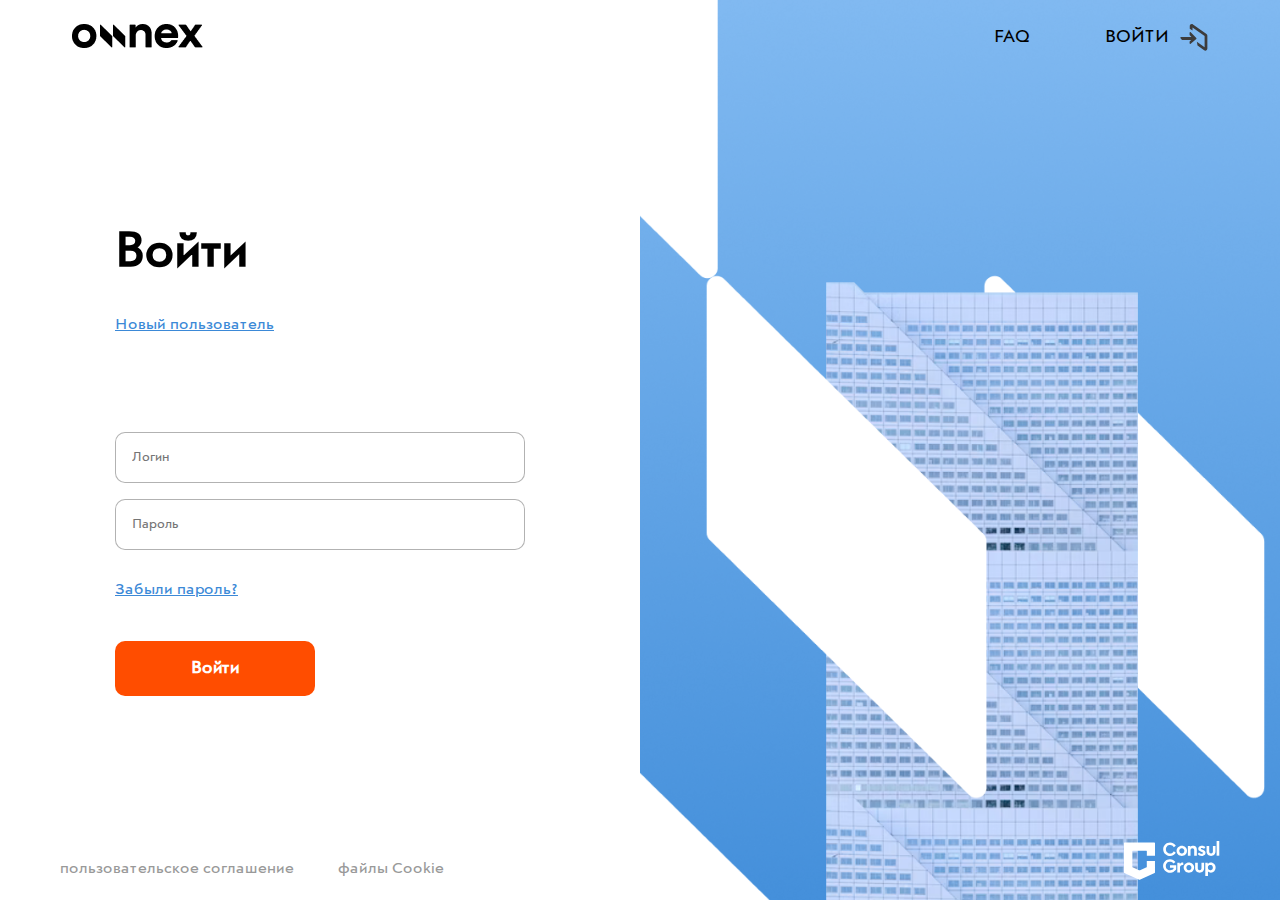
<file: auth.html>
<!doctype html>
<html lang="en">

<head>
    <meta charset="UTF-8">
    <meta name="viewport"
          content="width=device-width, user-scalable=no, initial-scale=1.0, maximum-scale=1.0, minimum-scale=1.0">
    <meta http-equiv="X-UA-Compatible" content="ie=edge">
    <link type="image/x-icon" href="static/favicon.ico" rel="shortcut icon">
    <link type="Image/x-icon" href="static/favicon.ico" rel="icon">
    <title>Войти | OWNEX</title>
    <link rel="stylesheet" href="style2.css">
</head>

<body>
<img class="blue_corner" src="static/blue_corner.svg">
<img src="static/blue_corner.svg" alt="" class="opposite_blue_corner blue_corner">
<header class="animated_block">
    <div class="container">
        <a href="index.html">
            <div class="logo">
                <img src="static/logo_left.png" alt=""><img src="static/logo_w.png" alt="" id="logo_w_left"><img
                    src="static/logo_w.png" alt="" id="logo_w_right"><img src="static/logo_right.png" alt="">
            </div>
        </a>
        <div class="links">
            <a href="support.html" id="faq_link">FAQ</a>
            <a href="auth.html" id="start_link">ВОЙТИ<img src="static/login.svg" alt=""></a>
        </div>
    </div>
</header>
<div class="left flex-container">
    <div class="form_container auth_form">
        <h1>Войти</h1>
        <a href="register.html" id="new_user">Новый пользователь</a>
        <form id="auth_form">
            <input type="text" placeholder="Логин">
            <input type="text" placeholder="Пароль">
            <a href="forgot_password.html" id="forgot_password">Забыли пароль?</a>
            <input type="button" value="Войти" class="form_button">
        </form>
    </div>
</div>
<div class="right img_container" id="auth_img"></div>
<footer>
    <div class="footer_links">
        <a href="#">пользовательское соглашение</a>
        <a href="#">файлы Cookie</a>
    </div>
    <a href="https://www.consul.group/#first">
    <img src="static/logo_bottom_white.svg" alt="" class="logo_white logo_right">
    </a>
</footer>
</body>

</html>
</file>
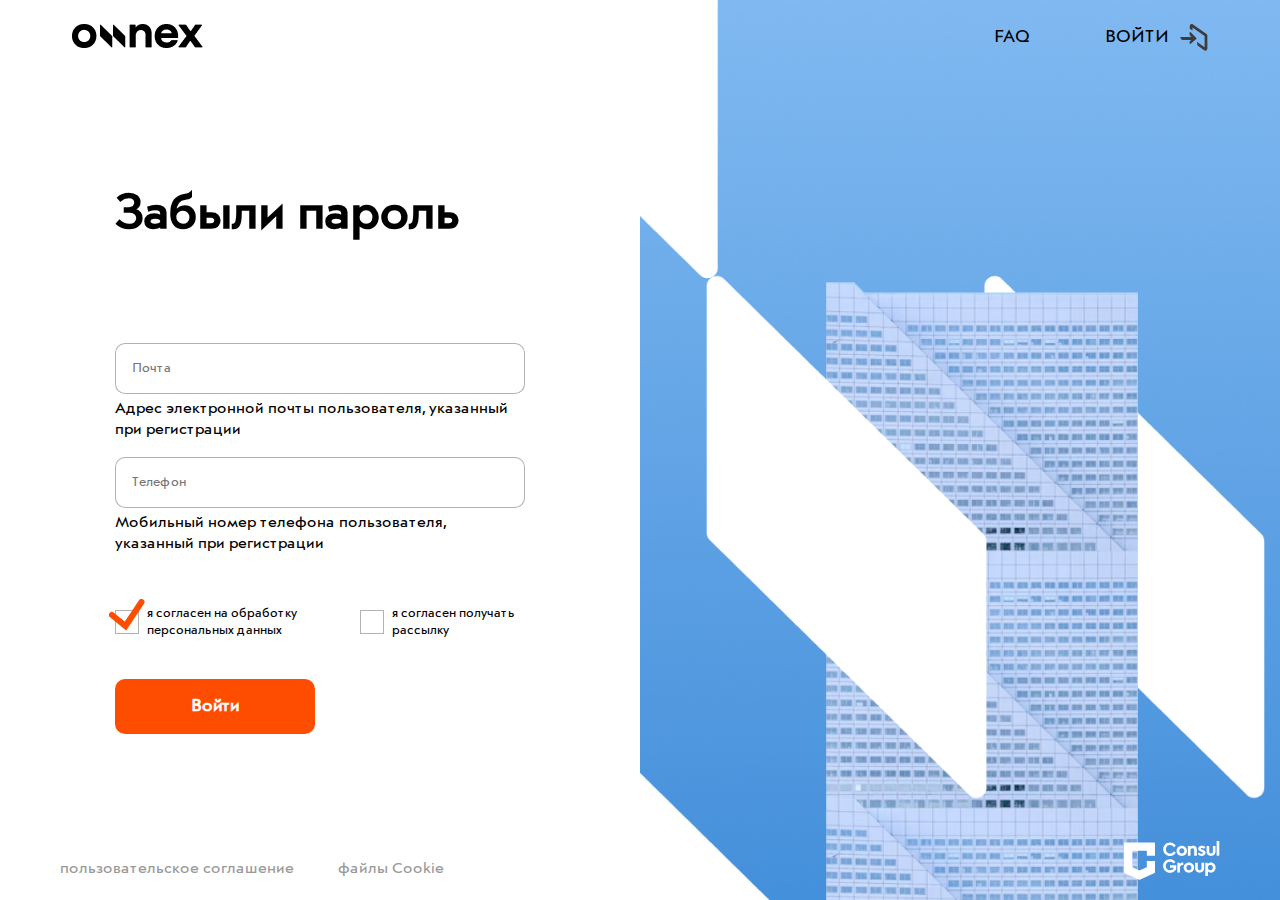
<file: forgot_password.html>
<!doctype html>
<html lang="en">

<head>
    <meta charset="UTF-8">
    <meta name="viewport"
          content="width=device-width, user-scalable=no, initial-scale=1.0, maximum-scale=1.0, minimum-scale=1.0">
    <meta http-equiv="X-UA-Compatible" content="ie=edge">
    <link type="image/x-icon" href="static/favicon.ico" rel="shortcut icon">
    <link type="Image/x-icon" href="static/favicon.ico" rel="icon">
    <title>Забыли пароль | OWNEX</title>
    <link rel="stylesheet" href="style2.css">
</head>

<body>
<img class="blue_corner" src="static/blue_corner.svg">
<img src="static/blue_corner.svg" alt="" class="opposite_blue_corner blue_corner">

<header class="animated_block">
    <div class="container">
        <a href="index.html">
            <div class="logo">
                <img src="static/logo_left.png" alt=""><img src="static/logo_w.png" alt="" id="logo_w_left"><img
                    src="static/logo_w.png" alt="" id="logo_w_right"><img src="static/logo_right.png" alt="">
            </div>
        </a>
        <div class="links">
            <a href="support.html" id="faq_link">FAQ</a>
            <a href="auth.html" id="start_link">ВОЙТИ<img src="static/login.svg" alt=""></a>
        </div>
    </div>
</header>
<div class="left flex-container">
    <div class="form_container auth_form">
        <h1>Забыли пароль</h1>
        <form id="auth_form">
            <input type="text" placeholder="Почта">
            <div style="margin-top: 5px;">Адрес электронной почты пользователя, указанный при регистрации</div>
            <input type="text" placeholder="Телефон">
            <div style="margin-top: 5px;">Мобильный номер телефона пользователя, указанный при регистрации</div>
            <div class="checkboxes">
                <div class="checkbox_container">
                    <input type="checkbox" id="persdata" class="checkbox" checked>
                    <label for="persdata">я согласен на обработку персональных данных</label>
                </div>
                <div class="checkbox_container">
                    <input type="checkbox" id="mailing_list" class="checkbox">
                    <label for="mailing_list">я согласен получать рассылку</label>
                </div>
            </div>
            <input type="button" value="Войти" class="form_button">
        </form>
    </div>
    <footer>
        <div class="footer_links">
            <a href="#">пользовательское соглашение</a>
            <a href="#">файлы Cookie</a>
        </div>
    </footer>
</div>
<div class="right img_container" id="auth_img"></div>
<a href="https://www.consul.group/#first">
<img src="static/logo_bottom_white.svg" alt="" class="logo_right logo_white">
</a>
</body>
</html>
</file>
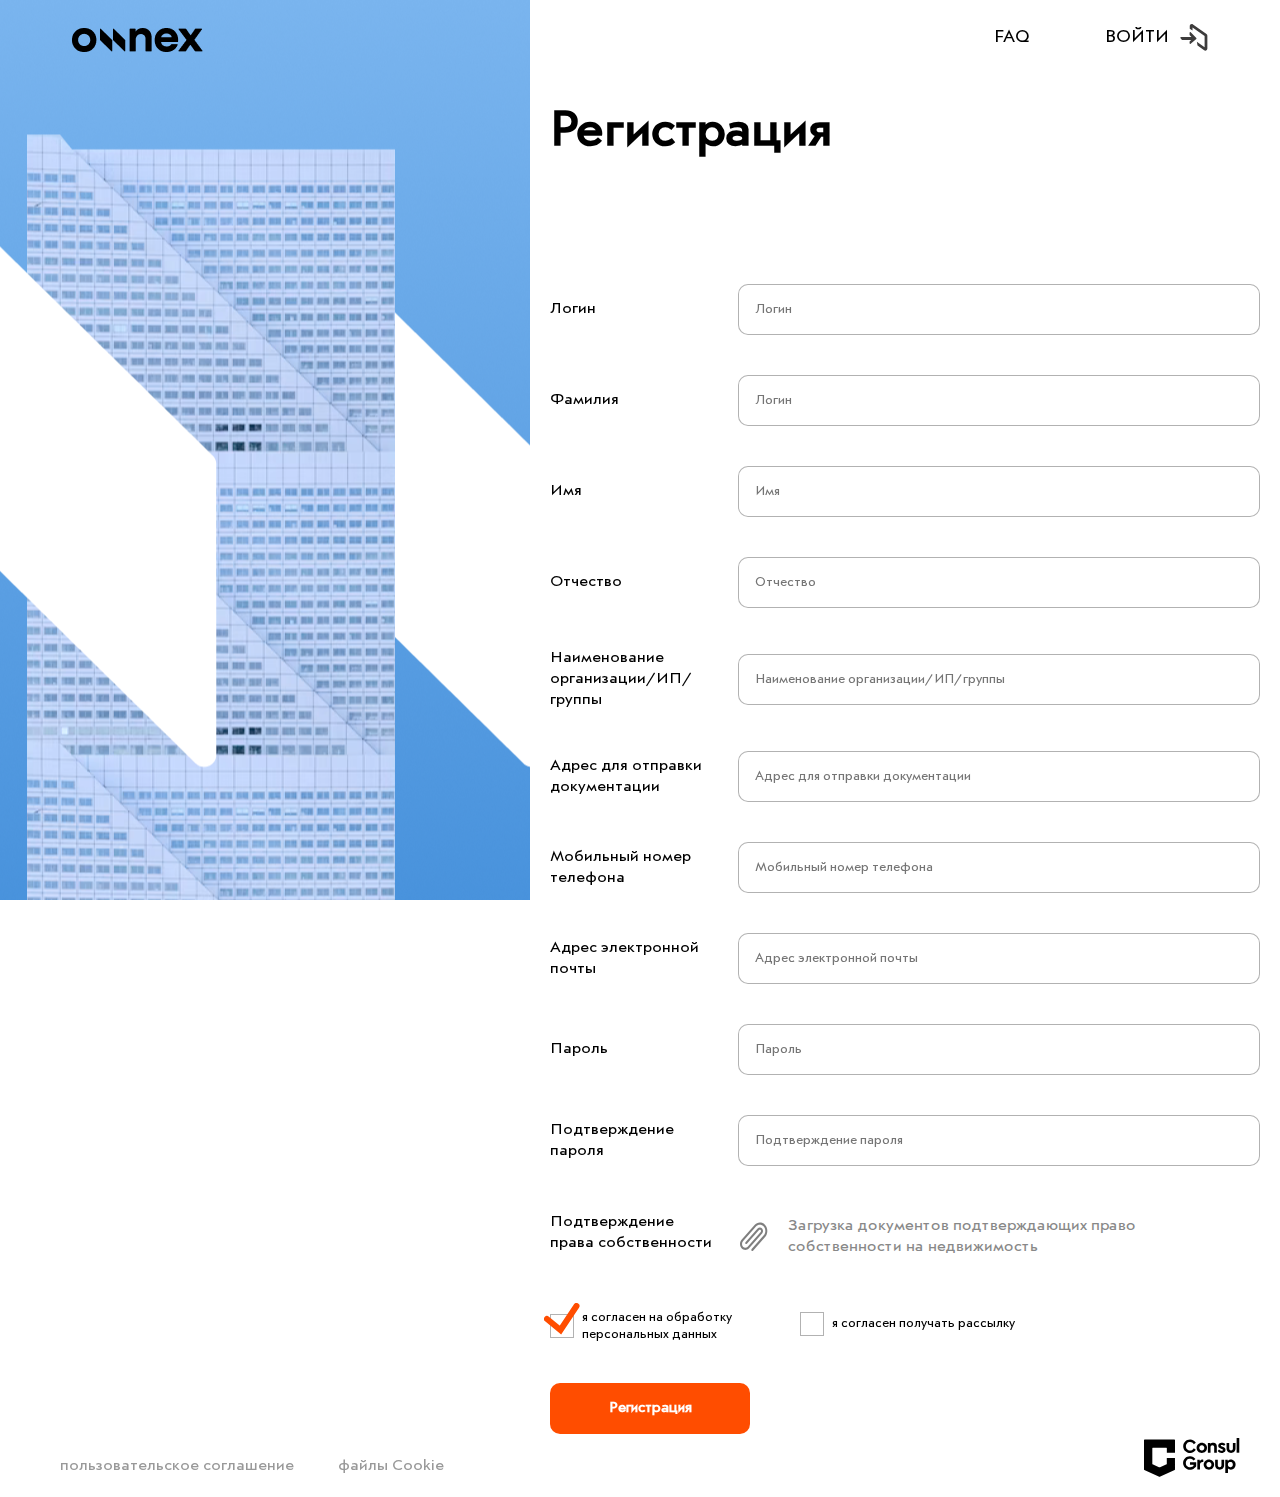
<file: register.html>
<!doctype html>
<html lang="en">

<head>
    <meta charset="UTF-8">
    <meta name="viewport"
          content="width=device-width, user-scalable=no, initial-scale=1.0, maximum-scale=1.0, minimum-scale=1.0">
    <meta http-equiv="X-UA-Compatible" content="ie=edge">
    <link type="image/x-icon" href="static/favicon.ico" rel="shortcut icon">
    <link type="Image/x-icon" href="static/favicon.ico" rel="icon">
    <title>Регистрация | OWNEX</title>
    <link rel="stylesheet" href="style2.css">
</head>

<body>
<img class="blue_corner" src="static/blue_corner.svg">
<header class="animated_block">
    <div class="container">
        <div class="logo">
            <img src="static/logo_left.png" alt=""><img src="static/logo_w.png" alt="" id="logo_w_left"><img
                src="static/logo_w.png" alt="" id="logo_w_right"><img src="static/logo_right.png" alt="">
        </div>
        <div class="links">
            <a href="support.html" id="faq_link">FAQ</a>
            <a href="auth.html" id="start_link">ВОЙТИ<img src="static/login.svg" alt=""></a>
        </div>
    </div>
</header>
<div class="left img_container" id="register_img">
</div>
<div class="right flex-container">
    <div class="form_container register_form">
        <h1>Регистрация</h1>
        <form>
            <div class="input_label">
                <div>Логин</div>
                <input type="text" placeholder="Логин">
            </div>
            <div class="input_label">
                <div>Фамилия</div>
                <input type="text" placeholder="Логин">
            </div>
            <div class="input_label">
                <div>Имя</div>
                <input type="text" placeholder="Имя">
            </div>
            <div class="input_label">
                <div>Отчество</div>
                <input type="text" placeholder="Отчество">
            </div>
            <div class="input_label">
                <div>Наименование организации/ИП/группы</div>
                <input type="text" placeholder="Наименование организации/ИП/группы">
            </div>
            <div class="input_label">
                <div>Адрес для отправки документации</div>
                <input type="text" placeholder="Адрес для отправки документации">
            </div>
            <div class="input_label">
                <div>Мобильный номер телефона</div>
                <input type="text" placeholder="Мобильный номер телефона">
            </div>
            <div class="input_label">
                <div>Адрес электронной почты</div>
                <input type="text" placeholder="Адрес электронной почты">
            </div>
            <div class="input_label">
                <div>Пароль</div>
                <input type="text" placeholder="Пароль">
            </div>
            <div class="input_label">
                <div>Подтверждение пароля</div>
                <input type="text" placeholder="Подтверждение пароля">
            </div>
            <div class="input_label">
                <div>Подтверждение права собственности</div>
                <div class="file_input">
                    <input type="file" placeholder="">
                    <div class="custom_file_input">
                        <img src="static/clip.svg" alt="">
                        <span>Загрузка документов подтверждающих право собственности на недвижимость</span>
                    </div>
                </div>
            </div>
            <div class="checkboxes">
                <div class="checkbox_container">
                    <input type="checkbox" id="persdata" class="checkbox" checked>
                    <label for="persdata">я согласен на обработку персональных данных</label>
                </div>
                <div class="checkbox_container">
                    <input type="checkbox" id="mailing_list" class="checkbox">
                    <label for="mailing_list">я согласен получать рассылку</label>
                </div>
            </div>
            <input type="button" value="Регистрация" class="form_button">
        </form>
    </div>
</div>
<footer class="rg_footer">
    <div class="footer_links" style="position: sticky; top: 0;">
        <a href="#">пользовательское соглашение</a>
        <a href="#">файлы Cookie</a>
    </div>
    <a href="https://www.consul.group/#first">
    <img src="static/logo_bottom_black.svg" alt="" class="logo_right">
    </a>
</footer>
</body>

</html>
</file>
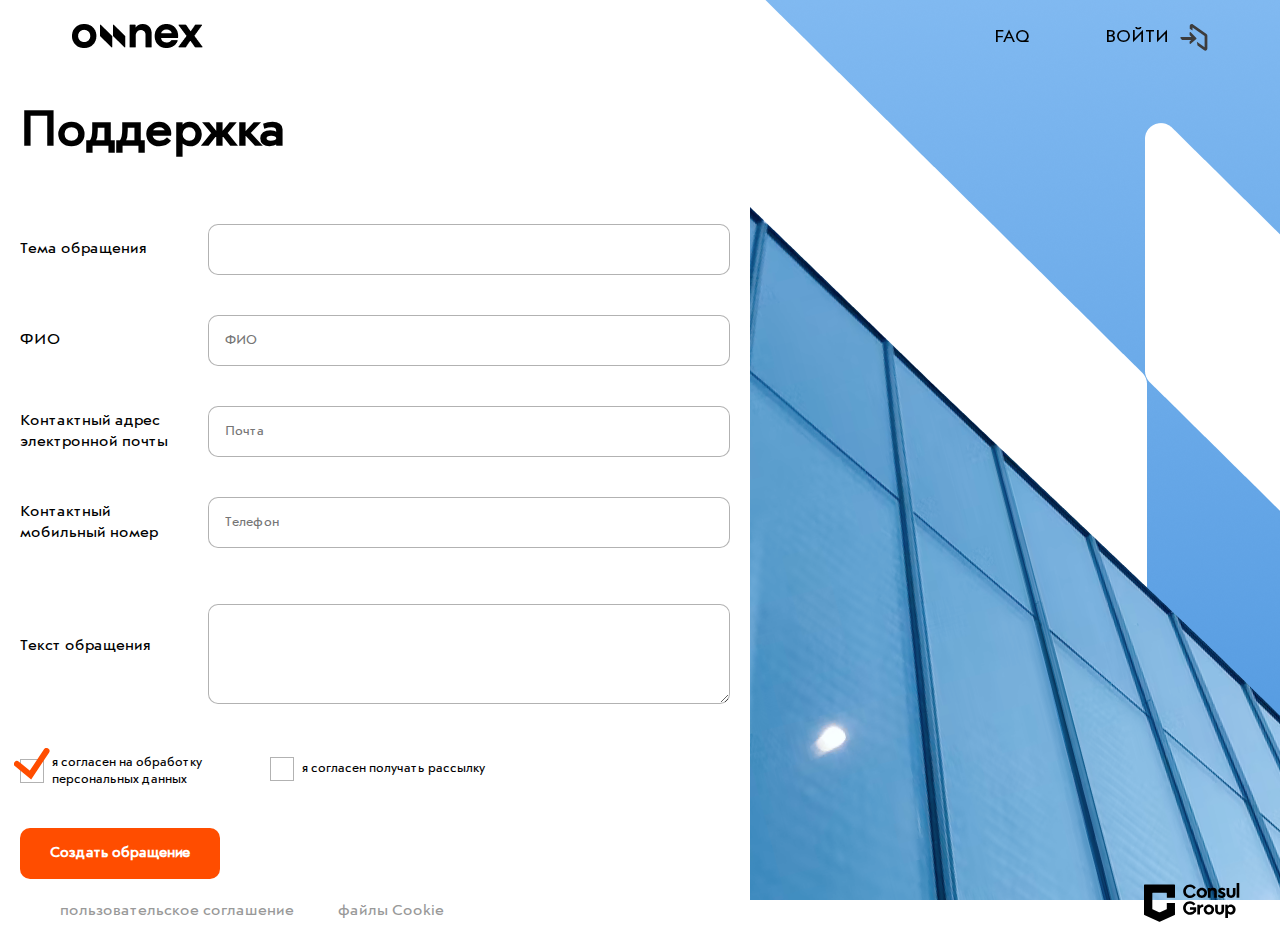
<file: support.html>
<!doctype html>
<html lang="en">

<head>
    <meta charset="UTF-8">
    <meta name="viewport"
          content="width=device-width, user-scalable=no, initial-scale=1.0, maximum-scale=1.0, minimum-scale=1.0">
    <meta http-equiv="X-UA-Compatible" content="ie=edge">
    <link type="image/x-icon" href="static/favicon.ico" rel="shortcut icon">
    <link type="Image/x-icon" href="static/favicon.ico" rel="icon">
    <title>Поддержка | OWNEX</title>
    <link rel="stylesheet" href="style2.css">
</head>

<body>
<img class="blue_corner" src="static/blue_corner.svg">
<header class="animated_block">
    <div class="container">
        <a href="index.html">
            <div class="logo">
                <img src="static/logo_left.png" alt=""><img src="static/logo_w.png" alt="" id="logo_w_left"><img
                    src="static/logo_w.png" alt="" id="logo_w_right"><img src="static/logo_right.png" alt="">
            </div>
        </a>
        <div class="links">
            <a href="support.html" id="faq_link">FAQ</a>
            <a href="auth.html" id="start_link">ВОЙТИ<img src="static/login.svg" alt=""></a>
        </div>
    </div>
</header>
<div class="left flex-container">
    <div class="form_container support_form">
        <h1>Поддержка</h1>
        <form id="support_form">
            <div class="input_label">
                <div>Тема обращения</div>
                <input type="text" placeholder="">
            </div>
            <div class="input_label">
                <div>ФИО</div>
                <input type="text" placeholder="ФИО">
            </div>
            <div class="input_label">
                <div>Контактный адрес электронной почты</div>
                <input type="text" placeholder="Почта">
            </div>
            <div class="input_label">
                <div>Контактный мобильный номер</div>
                <input type="text" placeholder="Телефон">
            </div>
            <div class="input_label textarea_input_label">
                <div>Текст обращения</div>
                <textarea></textarea>
            </div>
            <div class="checkboxes">
                <div class="checkbox_container">
                    <input type="checkbox" id="persdata" class="checkbox" checked>
                    <label for="persdata">я согласен на обработку персональных данных</label>
                </div>
                <div class="checkbox_container">
                    <input type="checkbox" id="mailing_list" class="checkbox">
                    <label for="mailing_list">я согласен получать рассылку</label>
                </div>
            </div>
            <input type="button" value="Создать обращение" class="form_button">
        </form>
    </div>
    <footer>
        <div class="footer_links">
            <a href="#">пользовательское соглашение</a>
            <a href="#">файлы Cookie</a>
        </div>
    </footer>
</div>
<div class="right img_container" id="support_img"></div>
<a href="https://www.consul.group/#first">
<img src="static/logo_bottom_black.svg" alt="" class="logo_right">
</a>
</body>

</html>
</file>
<file: style2.css>
@font-face {
    font-family: "Journal Sans New";
    src: url("fonts/JournalSansNew.ttf") format("opentype"),
    url("fonts/JournalSansNew-Bold.ttf") format("opentype");
}

* {
    font-family: "Journal Sans New", sans-serif;
    padding: 0;
    margin: 0;
    box-sizing: border-box;
}

.container {
    max-width: 1920px;
    margin: 0 auto;
}

header {
    position: absolute;
    padding: 24px 72px;
    width: 100%;
    z-index: 4;
}

header .container {
    display: flex;
    flex-direction: row;
    justify-content: space-between;
}

header .links {
    display: flex;
    align-items: baseline;
    font-size: 18px;
    color: #3D3C3C;
}

.logo {
    display: flex;
    align-items: center;
    transition: 0.5s;
}

.logo.hovered #logo_w_left {
    transform: rotateY(180deg);
    transition: 0.5s;
}

.logo.hovered #logo_w_right {
    transform: rotateY(180deg);
    transition: 0.5s;
}

.logo img {
    transition: 0.5s;
}

#logo_w_left {
    margin-left: 3px;
}

#logo_w_right {
    margin-right: 3px;
}

#start_link {
    display: flex;
    align-items: center;
    margin-left: 75px;
    margin-bottom: 5px;
}

#start_link img {
    margin-left: 10px;
}

a {
    text-decoration: none;
    color: black;
}

body {
    display: flex;
    position: relative;
    min-height: 100vh;
    overflow-x: hidden;
}

.flex_body {
    display: flex;
    min-height: 100vh;
}

.flex-container {
    position: relative;
    display: flex;
    justify-content: center;
    align-items: center;
    flex: 1;
}

.left {
    flex: 1;
}

.right {
    flex: 1;
}

.img_container {
    position: sticky;
    top: 0;
    height: 100vh;
}

#support_form {
    margin-top: 20px;
}

#auth_img {
    background: url("static/auth.png") no-repeat;
    background-size: cover;
    background-position: center center;  
}

#register_img {
    background: url("static/register.png") no-repeat;
    background-position: center;
}

#support_img {
    background: url("static/support.png") no-repeat;
}

h1 {
    font-size: 50px;
}

.form_container {
    width: 450px;
    padding: 20px;
    padding-bottom: 63px;
}

#register_form {
    position: relative;
}

.form_container a {
    display: block;
    margin-top: 30px;
}

.form_container form {
    display: flex;
    flex-direction: column;
    margin-top: 80px;
}

input, textarea {
    padding: 16px;
    border: 1px solid rgba(0, 0, 0, 0.3);
    border-radius: 10px;
    margin-top: 16px;
    outline: none;
}

.textarea_input_label {
    align-items: normal;
}

textarea {
    min-height: 100px;
}

.register_form {
    width: 750px;
    padding-top: 100px;
}

.support_form {
    width: 750px;
    padding-top: 100px;
}

.img_container .register_footer {
    position: absolute;
    bottom: 20px;
}

.right.img_container .register_footer {
    right: 20px;
}

.img_container .register_footer a {
    color: #ffffff;
    text-decoration: none;
    margin-left: 40px;
}

.auth_form footer {
    position: absolute;
    bottom: 20px;
    left: 20px;
}

footer {
    display: flex;
    justify-content: space-between;
    position: absolute;
    bottom: 0;
    width: 100%;
    padding: 20px;
}

.footer_links a {
    margin-left: 40px;
    text-decoration: none;
    color: #999;
    font-weight: normal;
}

.form_container.register_form .register_footer {
    position: absolute;
    bottom: 20px;
    right: 20px;
}

.input_label {
    display: flex;
    justify-content: space-between;
    align-items: center;
    margin-top: 40px;
}

.input_label input {
    margin-top: 0;
}

.input_label div {
    min-width: 90px;
    flex: 1;
    margin-right: 25px;
}

.input_label input, .input_label textarea {
    flex: 3;
}

.checkbox {
    position: absolute;
    z-index: -1;
    opacity: 0;
    padding: 0 !important;
}

.checkbox + label {
    position: relative;
    display: inline-flex;
    align-items: center;
    user-select: none;
    cursor: pointer;
}

.checkbox + label::before {
    content: '';
    position: relative;
    display: inline-block;
    width: 22px;
    height: 22px;
    flex-shrink: 0;
    flex-grow: 0;
    border: 1px solid rgba(0, 0, 0, 0.3);
    margin-right: 8px;
    background-repeat: no-repeat;
    background-position: center center;
    background-size: 50% 50%;
    transition: 0.1s;
}

.checkbox:checked + label::after {
    position: absolute;
    content: url("data:image/svg+xml,%3Csvg width='36' height='32' viewBox='0 0 36 32' fill='none' xmlns='http://www.w3.org/2000/svg'%3E%3Cpath d='M3 16L16.5 27L32.5 3' stroke='%23FF4D00' stroke-width='6' stroke-linecap='round'/%3E%3C/svg%3E");
    /*background-image: url("data:image/svg+xml,%3Csvg width='36' height='32' viewBox='0 0 36 32' fill='none' xmlns='http://www.w3.org/2000/svg'%3E%3Cpath d='M3 16L16.5 27L32.5 3' stroke='%23FF4D00' stroke-width='6' stroke-linecap='round'/%3E%3C/svg%3E");*/
    transition: 1s;
    left: -6px;
    transform: translateY(-5px);
}

.blue_corner {
    position: absolute;
    display: none;
    right: 0;
    top: 0;
    z-index: -1;
    transform-origin: top right;
}

.opposite_blue_corner {
    right: initial;
    top: initial;
    bottom: 291px;
    left: 259px;
    transform: rotate(180deg);
    transform-origin: left bottom;
}

#forgot_password, #new_user {
    text-decoration: underline;
    color: #3B89D7;
}

#auth_form .form_button {
    font-size: 18px;
}

.auth_form {
    margin-top: 60px;
}

.form_button {
    cursor: pointer;
    width: 200px;
    background-color: #FF4D00;
    border: none;
    color: #FFF;
    font-size: 15px;
    font-weight: 700;
    margin-top: 40px;
}

.checkboxes {
    display: flex;
    align-items: center;
    margin-top: 50px;
    font-size: 13px;
}

.checkboxes .checkbox_container {
    max-width: 250px;
}

.file_input input {
    border: none;
    opacity: 0;
    z-index: 2;
}

.file_input {
    position: relative;
    flex: 3 !important;
}

.custom_file_input {
    z-index: -1;
    display: flex;
    position: absolute;
    top: 10px;
}

.custom_file_input span {
    margin-left: 20px;
    color: #888;    
}

.logo_right {
    position: absolute;
    bottom: 20px;
    right: 40px;
}

.logo_white {
    margin-right: 20px;
}

@media screen and (max-width: 1200px) {
    .register_footer.rg_links {
        display: none;
    }
}

@media screen and (max-width: 800px) {
    .logo_right {
        bottom: 10px;
    }

    .logo_white {
        filter: invert(1);
    }

    .blue_corner {
        display: block;
        transform: scale(1.4);
    }

    .opposite_blue_corner {
        transform: scale(1.4) rotate(180deg);
    }

    header {
        padding: 24px 16px;
    }

    header .links a {
        color: #fff;
    }

    #start_link {
        margin-left: 24px;
    }

    #start_link img {
        filter: invert(1);
    }

    .img_container {
        display: none;
    }

    .left {
        max-width: 100%;
    }

    .right {
        max-width: 100%;
    }
}

@media screen and (max-width: 700px) {
    .input_label {
        display: initial;
    }

    .input_label input {
        margin-top: 15px;
    }

    form input, form textarea {
        width: 100%;
    }

    .checkbox {
        width: initial;
    }
}

@media screen and (max-width: 600px) {
    .footer_links a {
        margin-left: 0;
        font-size: 14px;
    }

    .footer_links a:nth-child(2) {
        margin-left: 15px;
    }

    .logo_right {
        bottom: 10px;
    }
}

@media screen and (max-width: 500px) {
    .logo_right {
        right: 10px;
        margin-right: 0;
        transform: scale(0.7);
        transform-origin: right;
    }

    .form_container h1 {
        font-size: 30px;
    }
}

@media screen and (max-width: 400px) {
    header .links {
        font-size: 14px;
    }

    .checkboxes {
        align-items: initial;
        flex-direction: column;
    }

    .checkboxes .checkbox_container:nth-child(2) {
        margin-top: 20px;
    }

    .logo_right {
        display: none;
    }

    #start_link {
        margin-left: 15px;
    }
}

@media screen and (max-width: 360px) {
    .footer_links a {
        font-size: 10px;
    }
}
</file>
